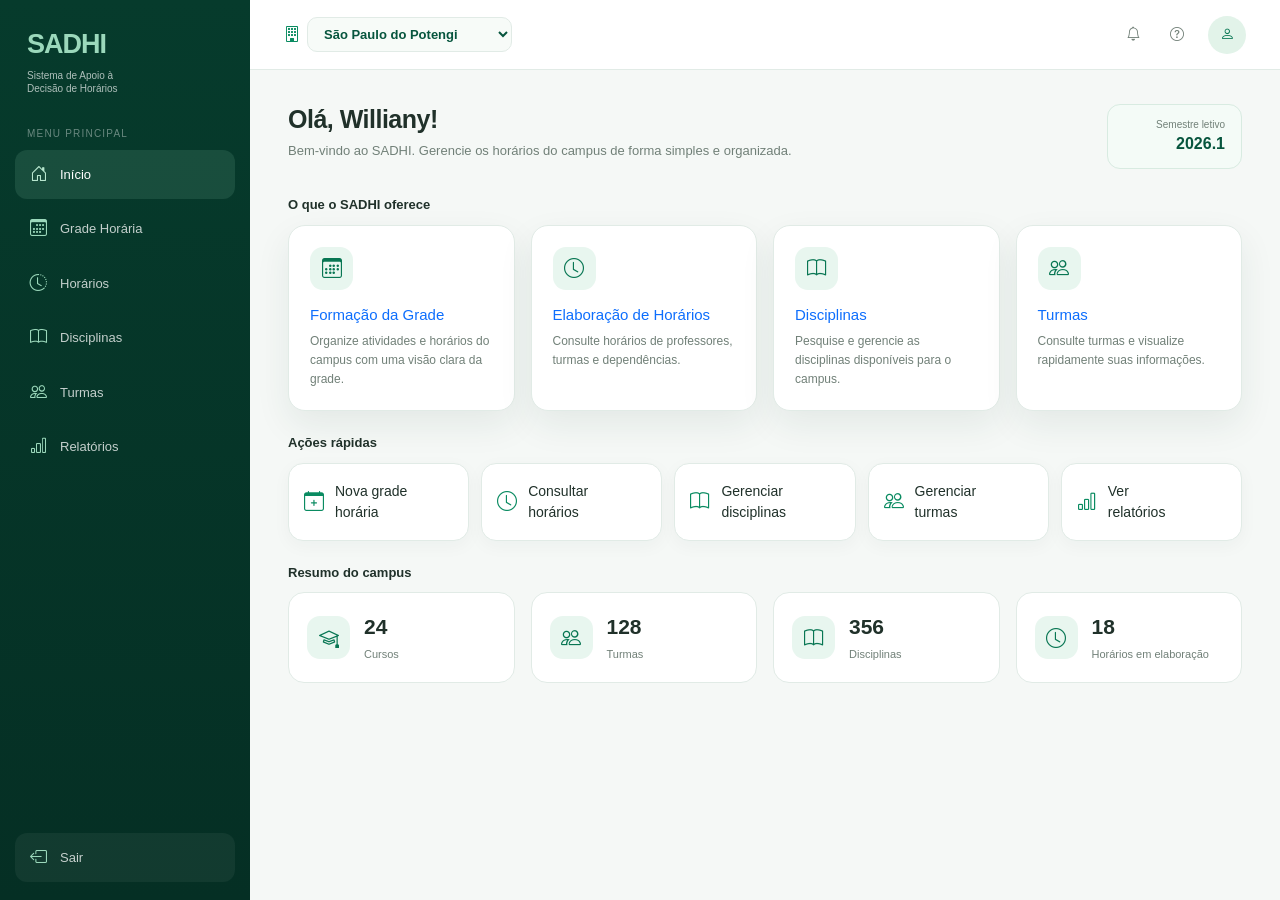
<file: pages/dashboard.html>
<!doctype html>
<html lang="pt-BR">

<head>
    <meta charset="utf-8">
    <meta name="viewport" content="width=device-width,initial-scale=1">

    <title>Início | SADHI</title>

    <link
        href="https://cdn.jsdelivr.net/npm/bootstrap@5.3.3/dist/css/bootstrap.min.css"
        rel="stylesheet"
    >

    <link
        href="https://cdn.jsdelivr.net/npm/bootstrap-icons@1.11.3/font/bootstrap-icons.css"
        rel="stylesheet"
    >

    <link rel="stylesheet" href="../style.css">
</head>

<body>

<div class="app">

    <!-- =========================
         MENU LATERAL
         ========================= -->

    <aside class="sidebar">

        <a class="logo" href="dashboard.html">
            SADHI

            <small>
                Sistema de Apoio à<br>
                Decisão de Horários
            </small>
        </a>

        <div class="nav-title">
            Menu principal
        </div>

        <nav class="sidebar-nav">

            <a href="dashboard.html" class="active">
                <i class="bi bi-house-door"></i>
                Início
            </a>

            <a href="grade.html">
                <i class="bi bi-calendar3"></i>
                Grade Horária
            </a>

            <a href="horarios.html">
                <i class="bi bi-clock-history"></i>
                Horários
            </a>

            <a href="disciplinas.html">
                <i class="bi bi-book"></i>
                Disciplinas
            </a>

            <a href="turmas.html">
                <i class="bi bi-people"></i>
                Turmas
            </a>

            <a href="historico.html">
                <i class="bi bi-bar-chart"></i>
                Relatórios
            </a>

        </nav>

        <a class="logout" href="../index.html">
            <i class="bi bi-box-arrow-left"></i>
            Sair
        </a>

    </aside>


    <!-- =========================
         CONTEÚDO PRINCIPAL
         ========================= -->

    <main class="main">

        <!-- TOPBAR -->

        <header class="topbar">

            <!-- SELEÇÃO DO CAMPUS -->

            <span class="campus">

                <i class="bi bi-building"></i>

                <select id="campusSelect" class="campus-select">

                    <option value="spp">
                        São Paulo do Potengi
                    </option>

                    <option value="santa-cruz">
                        Santa Cruz
                    </option>

                    <option value="natal">
                        Natal
                    </option>

                    <option value="zona-norte">
                        Zona Norte
                    </option>

                </select>

            </span>


            <!-- AÇÕES DO USUÁRIO -->

            <div class="top-actions">

                <button
                    class="icon-btn"
                    data-bs-toggle="tooltip"
                    title="Notificações"
                >
                    <i class="bi bi-bell"></i>
                </button>


                <button
                    class="icon-btn"
                    data-bs-toggle="modal"
                    data-bs-target="#helpModal"
                    title="Ajuda"
                >
                    <i class="bi bi-question-circle"></i>
                </button>


                <span class="avatar">
                    <i class="bi bi-person"></i>
                </span>

            </div>

        </header>


        <!-- =========================
             CONTEÚDO
             ========================= -->

        <div class="content">


            <!-- CABEÇALHO -->

            <div class="page-heading">

                <div>

                    <h1>
                        Olá, Williany!
                    </h1>

                    <p>
                        Bem-vindo ao SADHI.
                        Gerencie os horários do campus de forma simples e organizada.
                    </p>

                </div>


                <div class="semester">

                    <small>
                        Semestre letivo
                    </small>

                    <strong>
                        2026.1
                    </strong>

                </div>

            </div>


            <!-- =========================
                 FUNCIONALIDADES
                 ========================= -->

            <h2 class="section-title">
                O que o SADHI oferece
            </h2>


            <div class="row g-3 mb-4">


                <!-- GRADE -->

                <div class="col-md-6 col-xl-3">

                    <a
                        href="grade.html"
                        class="feature-card d-block"
                    >

                        <div class="feature-icon">

                            <i class="bi bi-calendar3"></i>

                        </div>

                        <h3>
                            Formação da Grade
                        </h3>

                        <p>
                            Organize atividades e horários do campus
                            com uma visão clara da grade.
                        </p>

                    </a>

                </div>


                <!-- HORÁRIOS -->

                <div class="col-md-6 col-xl-3">

                    <a
                        href="horarios.html"
                        class="feature-card d-block"
                    >

                        <div class="feature-icon">

                            <i class="bi bi-clock"></i>

                        </div>

                        <h3>
                            Elaboração de Horários
                        </h3>

                        <p>
                            Consulte horários de professores,
                            turmas e dependências.
                        </p>

                    </a>

                </div>


                <!-- DISCIPLINAS -->

                <div class="col-md-6 col-xl-3">

                    <a
                        href="disciplinas.html"
                        class="feature-card d-block"
                    >

                        <div class="feature-icon">

                            <i class="bi bi-book"></i>

                        </div>

                        <h3>
                            Disciplinas
                        </h3>

                        <p>
                            Pesquise e gerencie as disciplinas
                            disponíveis para o campus.
                        </p>

                    </a>

                </div>


                <!-- TURMAS -->

                <div class="col-md-6 col-xl-3">

                    <a
                        href="turmas.html"
                        class="feature-card d-block"
                    >

                        <div class="feature-icon">

                            <i class="bi bi-people"></i>

                        </div>

                        <h3>
                            Turmas
                        </h3>

                        <p>
                            Consulte turmas e visualize rapidamente
                            suas informações.
                        </p>

                    </a>

                </div>

            </div>


            <!-- =========================
                 AÇÕES RÁPIDAS
                 ========================= -->

            <h2 class="section-title">
                Ações rápidas
            </h2>


            <div class="quick-actions mb-4">


                <a href="grade.html">

                    <i class="bi bi-calendar-plus"></i>

                    <span>
                        Nova grade<br>
                        horária
                    </span>

                </a>


                <a href="horarios.html">

                    <i class="bi bi-clock"></i>

                    <span>
                        Consultar<br>
                        horários
                    </span>

                </a>


                <a href="disciplinas.html">

                    <i class="bi bi-book"></i>

                    <span>
                        Gerenciar<br>
                        disciplinas
                    </span>

                </a>


                <a href="turmas.html">

                    <i class="bi bi-people"></i>

                    <span>
                        Gerenciar<br>
                        turmas
                    </span>

                </a>


                <a href="historico.html">

                    <i class="bi bi-bar-chart"></i>

                    <span>
                        Ver<br>
                        relatórios
                    </span>

                </a>

            </div>


            <!-- =========================
                 RESUMO DO CAMPUS
                 ========================= -->

            <h2 class="section-title">
                Resumo do campus
            </h2>


            <div class="row g-3">


                <!-- CURSOS -->

                <div class="col-6 col-lg-3">

                    <div class="stat-card">

                        <i class="bi bi-mortarboard"></i>

                        <div>

                            <strong>
                                24
                            </strong>

                            <span>
                                Cursos
                            </span>

                        </div>

                    </div>

                </div>


                <!-- TURMAS -->

                <div class="col-6 col-lg-3">

                    <div class="stat-card">

                        <i class="bi bi-people"></i>

                        <div>

                            <strong>
                                128
                            </strong>

                            <span>
                                Turmas
                            </span>

                        </div>

                    </div>

                </div>


                <!-- DISCIPLINAS -->

                <div class="col-6 col-lg-3">

                    <div class="stat-card">

                        <i class="bi bi-book"></i>

                        <div>

                            <strong>
                                356
                            </strong>

                            <span>
                                Disciplinas
                            </span>

                        </div>

                    </div>

                </div>


                <!-- HORÁRIOS -->

                <div class="col-6 col-lg-3">

                    <div class="stat-card">

                        <i class="bi bi-clock"></i>

                        <div>

                            <strong>
                                18
                            </strong>

                            <span>
                                Horários em elaboração
                            </span>

                        </div>

                    </div>

                </div>

            </div>

        </div>

    </main>

</div>


<!-- =========================
     MODAL DE AJUDA
     ========================= -->

<div
    class="modal fade"
    id="helpModal"
    tabindex="-1"
>

    <div class="modal-dialog modal-dialog-centered">

        <div class="modal-content">


            <div class="modal-header">

                <h5 class="modal-title">
                    Ajuda do SADHI
                </h5>

                <button
                    class="btn-close"
                    data-bs-dismiss="modal"
                ></button>

            </div>


            <div class="modal-body">

                <p class="mb-0">

                    Use o menu lateral para navegar entre
                    as funcionalidades.

                    Os filtros, tabelas e ações desta
                    demonstração são interativos e estão
                    prontos para receber integração com o backend.

                </p>

            </div>


            <div class="modal-footer">

                <button
                    class="btn btn-success"
                    data-bs-dismiss="modal"
                >
                    Entendi
                </button>

            </div>

        </div>

    </div>

</div>


<!-- =========================
     TOAST
     ========================= -->

<div class="toast-container position-fixed bottom-0 end-0 p-3">

    <div
        id="appToast"
        class="toast"
    >

        <div class="toast-body"></div>

    </div>

</div>


<!-- BOOTSTRAP -->

<script
    src="https://cdn.jsdelivr.net/npm/bootstrap@5.3.3/dist/js/bootstrap.bundle.min.js"
></script>


<!-- JAVASCRIPT -->

<script src="../script.js"></script>

</body>

</html>
</file>
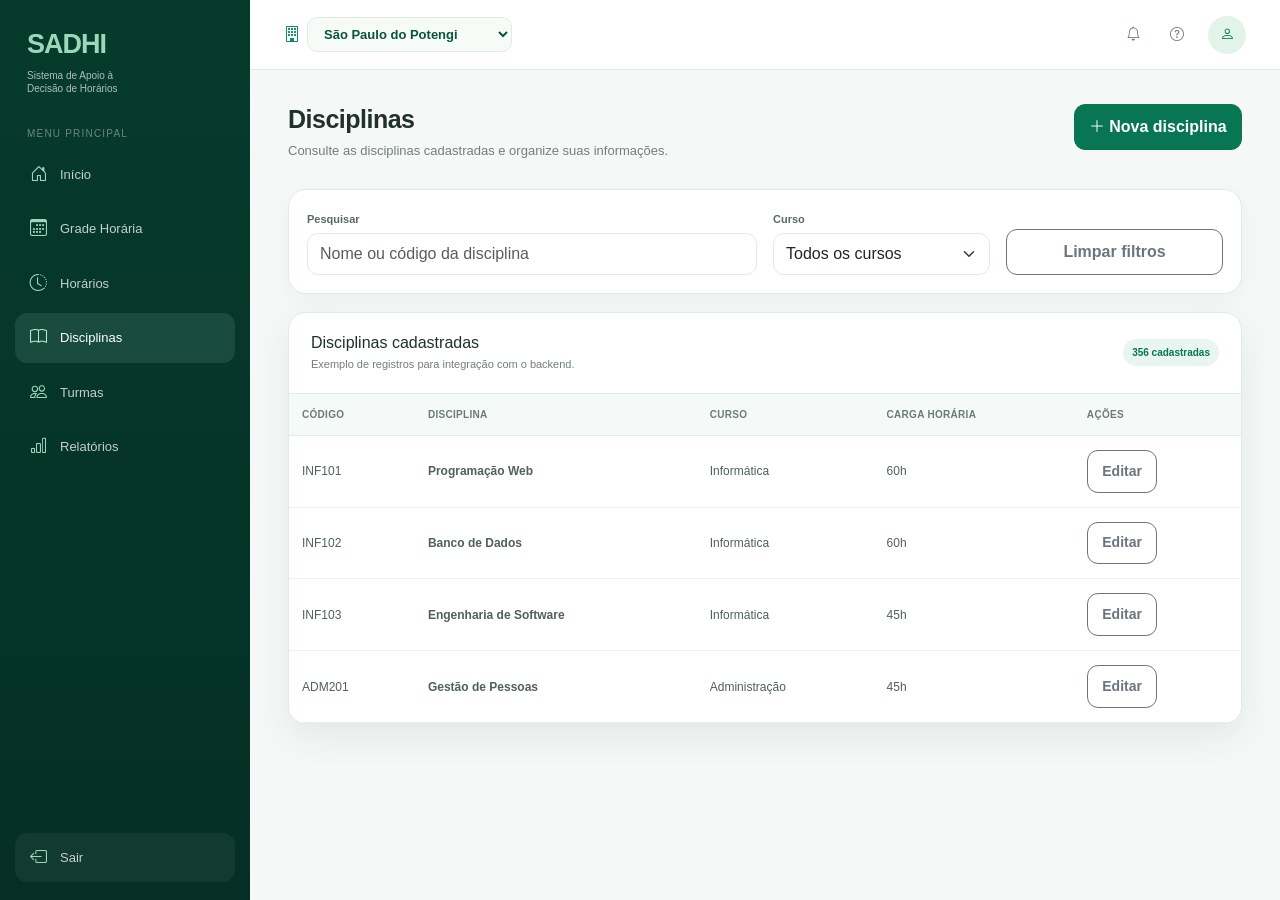
<file: pages/disciplinas.html>
<!doctype html>
<html lang="pt-BR"><head><meta charset="utf-8"><meta name="viewport" content="width=device-width,initial-scale=1">
<title>Disciplinas | SADHI</title>
<link href="https://cdn.jsdelivr.net/npm/bootstrap@5.3.3/dist/css/bootstrap.min.css" rel="stylesheet">
<link href="https://cdn.jsdelivr.net/npm/bootstrap-icons@1.11.3/font/bootstrap-icons.css" rel="stylesheet">
<link rel="stylesheet" href="../style.css"></head>
<body><div class="app">
<aside class="sidebar">
  <a class="logo" href="dashboard.html">SADHI<small>Sistema de Apoio à<br>Decisão de Horários</small></a>
  <div class="nav-title">Menu principal</div><nav class="sidebar-nav"><a href="dashboard.html" class=""><i class="bi bi-house-door"></i>Início</a>
<a href="grade.html" class=""><i class="bi bi-calendar3"></i>Grade Horária</a>
<a href="horarios.html" class=""><i class="bi bi-clock-history"></i>Horários</a>
<a href="disciplinas.html" class="active"><i class="bi bi-book"></i>Disciplinas</a>
<a href="turmas.html" class=""><i class="bi bi-people"></i>Turmas</a>
<a href="historico.html" class=""><i class="bi bi-bar-chart"></i>Relatórios</a></nav>
  <a class="logout" href="../index.html"><i class="bi bi-box-arrow-left"></i>Sair</a>
</aside>
<main class="main"><header class="topbar">
  <span class="campus">

                <i class="bi bi-building"></i>

                <select id="campusSelect" class="campus-select">

                    <option value="spp">
                        São Paulo do Potengi
                    </option>

                    <option value="santa-cruz">
                        Santa Cruz
                    </option>

                    <option value="natal">
                        Natal
                    </option>

                    <option value="zona-norte">
                        Zona Norte
                    </option>

                </select>

            </span>

  <div class="top-actions"><button class="icon-btn" data-bs-toggle="tooltip" title="Notificações"><i class="bi bi-bell"></i></button><button class="icon-btn" data-bs-toggle="modal" data-bs-target="#helpModal" title="Ajuda"><i class="bi bi-question-circle"></i></button><span class="avatar"><i class="bi bi-person"></i></span></div>
</header><div class="content">
<div class="page-heading"><div><h1>Disciplinas</h1><p>Consulte as disciplinas cadastradas e organize suas informações.</p></div><button class="btn btn-success" data-bs-toggle="modal" data-bs-target="#disciplineModal"><i class="bi bi-plus-lg me-1"></i>Nova disciplina</button></div>
<div class="filters"><div class="row g-3 align-items-end"><div class="col-md-6"><label>Pesquisar</label><input id="disciplineSearch" class="form-control" placeholder="Nome ou código da disciplina"></div><div class="col-md-3"><label>Curso</label><select class="form-select"><option>Todos os cursos</option><option>Informática</option><option>Administração</option></select></div><div class="col-md-3"><button id="clearDiscipline" class="btn btn-outline-secondary w-100">Limpar filtros</button></div></div></div>
<div class="panel"><div class="panel-header"><div><h2>Disciplinas cadastradas</h2><p>Exemplo de registros para integração com o backend.</p></div><span class="badge-soft">356 cadastradas</span></div><div class="table-responsive"><table class="table"><thead><tr><th>Código</th><th>Disciplina</th><th>Curso</th><th>Carga horária</th><th>Ações</th></tr></thead><tbody id="disciplineBody">
<tr><td>INF101</td><td><strong>Programação Web</strong></td><td>Informática</td><td>60h</td><td><button class="btn btn-sm btn-outline-secondary edit-row">Editar</button></td></tr>
<tr><td>INF102</td><td><strong>Banco de Dados</strong></td><td>Informática</td><td>60h</td><td><button class="btn btn-sm btn-outline-secondary edit-row">Editar</button></td></tr>
<tr><td>INF103</td><td><strong>Engenharia de Software</strong></td><td>Informática</td><td>45h</td><td><button class="btn btn-sm btn-outline-secondary edit-row">Editar</button></td></tr>
<tr><td>ADM201</td><td><strong>Gestão de Pessoas</strong></td><td>Administração</td><td>45h</td><td><button class="btn btn-sm btn-outline-secondary edit-row">Editar</button></td></tr>
</tbody></table></div></div>
<div class="modal fade" id="disciplineModal" tabindex="-1"><div class="modal-dialog modal-dialog-centered"><form class="modal-content" id="disciplineForm"><div class="modal-header"><h5 class="modal-title">Nova disciplina</h5><button type="button" class="btn-close" data-bs-dismiss="modal"></button></div><div class="modal-body"><label class="form-label small fw-bold">Código</label><input id="newCode" class="form-control mb-3" required placeholder="Ex.: INF104"><label class="form-label small fw-bold">Nome</label><input id="newName" class="form-control mb-3" required placeholder="Nome da disciplina"><label class="form-label small fw-bold">Carga horária</label><input id="newHours" class="form-control" required placeholder="Ex.: 60h"></div><div class="modal-footer"><button type="button" class="btn btn-outline-secondary" data-bs-dismiss="modal">Cancelar</button><button class="btn btn-success">Cadastrar</button></div></form></div></div>
</div></main></div>
<div class="modal fade" id="helpModal" tabindex="-1"><div class="modal-dialog modal-dialog-centered"><div class="modal-content"><div class="modal-header"><h5 class="modal-title">Ajuda do SADHI</h5><button class="btn-close" data-bs-dismiss="modal"></button></div><div class="modal-body"><p class="mb-0">Use o menu lateral para navegar entre as funcionalidades. Os filtros, tabelas e ações desta demonstração são interativos e estão prontos para receber integração com o backend.</p></div><div class="modal-footer"><button class="btn btn-success" data-bs-dismiss="modal">Entendi</button></div></div></div></div>
<div class="toast-container position-fixed bottom-0 end-0 p-3"><div id="appToast" class="toast"><div class="toast-body"></div></div></div>
<script src="https://cdn.jsdelivr.net/npm/bootstrap@5.3.3/dist/js/bootstrap.bundle.min.js"></script><script src="../script.js"></script></body></html>
</file>
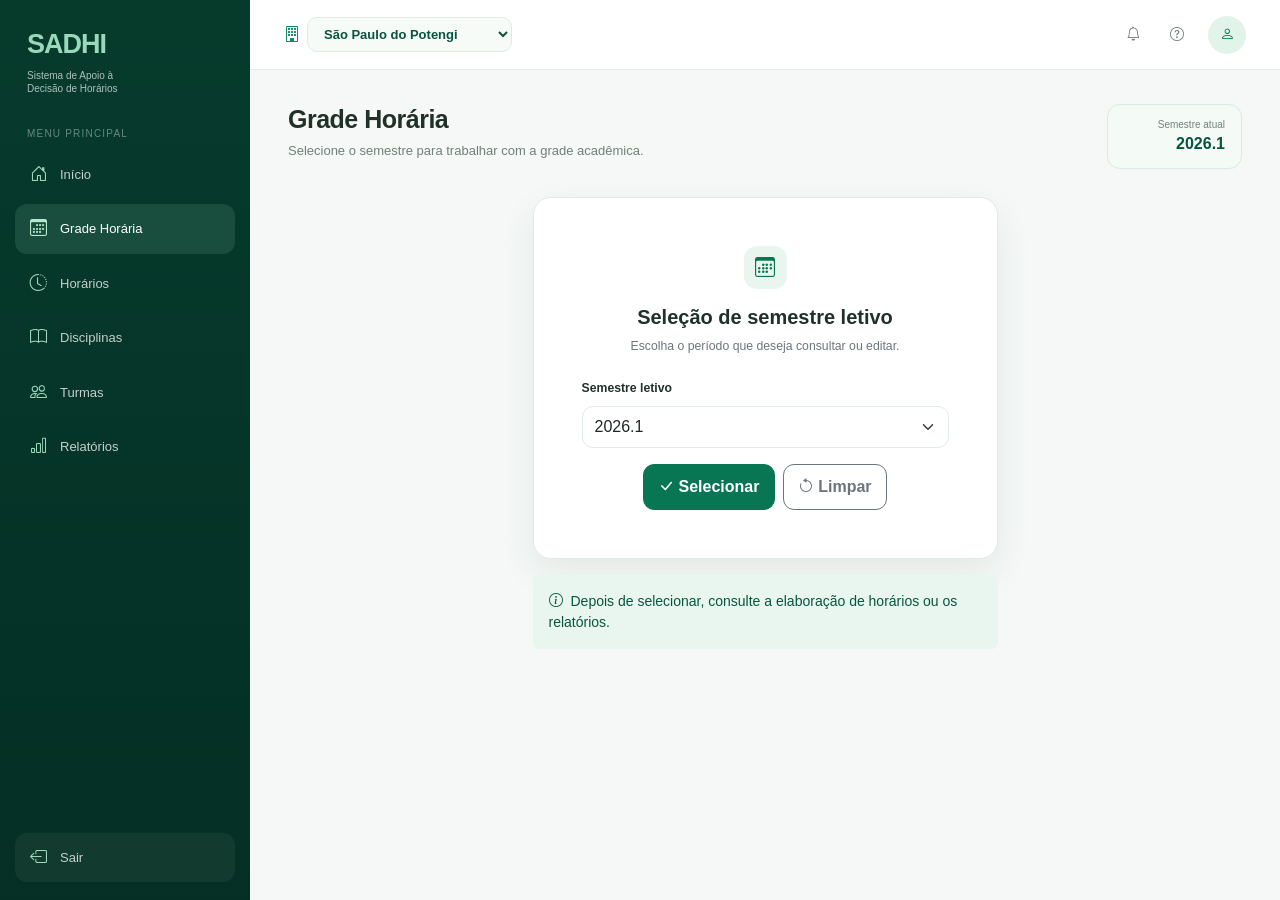
<file: pages/grade.html>
<!doctype html>
<html lang="pt-BR"><head><meta charset="utf-8"><meta name="viewport" content="width=device-width,initial-scale=1">
<title>Grade Horária | SADHI</title>
<link href="https://cdn.jsdelivr.net/npm/bootstrap@5.3.3/dist/css/bootstrap.min.css" rel="stylesheet">
<link href="https://cdn.jsdelivr.net/npm/bootstrap-icons@1.11.3/font/bootstrap-icons.css" rel="stylesheet">
<link rel="stylesheet" href="../style.css"></head>
<body><div class="app">
<aside class="sidebar">
  <a class="logo" href="dashboard.html">SADHI<small>Sistema de Apoio à<br>Decisão de Horários</small></a>
  <div class="nav-title">Menu principal</div><nav class="sidebar-nav"><a href="dashboard.html" class=""><i class="bi bi-house-door"></i>Início</a>
<a href="grade.html" class="active"><i class="bi bi-calendar3"></i>Grade Horária</a>
<a href="horarios.html" class=""><i class="bi bi-clock-history"></i>Horários</a>
<a href="disciplinas.html" class=""><i class="bi bi-book"></i>Disciplinas</a>
<a href="turmas.html" class=""><i class="bi bi-people"></i>Turmas</a>
<a href="historico.html" class=""><i class="bi bi-bar-chart"></i>Relatórios</a></nav>
  <a class="logout" href="../index.html"><i class="bi bi-box-arrow-left"></i>Sair</a>
</aside>
<main class="main"><header class="topbar">
  <span class="campus">

                <i class="bi bi-building"></i>

                <select id="campusSelect" class="campus-select">

                    <option value="spp">
                        São Paulo do Potengi
                    </option>

                    <option value="santa-cruz">
                        Santa Cruz
                    </option>

                    <option value="natal">
                        Natal
                    </option>

                    <option value="zona-norte">
                        Zona Norte
                    </option>

                </select>

            </span>

  <div class="top-actions"><button class="icon-btn" data-bs-toggle="tooltip" title="Notificações"><i class="bi bi-bell"></i></button><button class="icon-btn" data-bs-toggle="modal" data-bs-target="#helpModal" title="Ajuda"><i class="bi bi-question-circle"></i></button><span class="avatar"><i class="bi bi-person"></i></span></div>
</header><div class="content">
<div class="page-heading"><div><h1>Grade Horária</h1><p>Selecione o semestre para trabalhar com a grade acadêmica.</p></div><div class="semester"><small>Semestre atual</small><strong>2026.1</strong></div></div>
<div class="row justify-content-center"><div class="col-lg-7 col-xl-6"><div class="card-soft p-4 p-md-5 text-center"><div class="feature-icon mx-auto mb-3"><i class="bi bi-calendar3"></i></div><h2 class="fs-5 fw-bold">Seleção de semestre letivo</h2><p class="text-secondary small mb-4">Escolha o período que deseja consultar ou editar.</p><label class="d-block text-start small fw-bold mb-2">Semestre letivo</label><select id="semesterSelect" class="form-select mb-3"><option>2026.1</option><option>2025.2</option><option>2025.1</option><option>2024.2</option></select><div class="d-flex gap-2 justify-content-center"><button id="selectSemester" class="btn btn-success"><i class="bi bi-check-lg me-1"></i>Selecionar</button><button id="clearSemester" class="btn btn-outline-secondary"><i class="bi bi-arrow-counterclockwise me-1"></i>Limpar</button></div></div>
<div class="alert mt-3 border-0" style="background:var(--green-100);color:var(--green-900)"><i class="bi bi-info-circle me-2"></i>Depois de selecionar, consulte a elaboração de horários ou os relatórios.</div></div></div>
</div></main></div>
<div class="modal fade" id="helpModal" tabindex="-1"><div class="modal-dialog modal-dialog-centered"><div class="modal-content"><div class="modal-header"><h5 class="modal-title">Ajuda do SADHI</h5><button class="btn-close" data-bs-dismiss="modal"></button></div><div class="modal-body"><p class="mb-0">Use o menu lateral para navegar entre as funcionalidades. Os filtros, tabelas e ações desta demonstração são interativos e estão prontos para receber integração com o backend.</p></div><div class="modal-footer"><button class="btn btn-success" data-bs-dismiss="modal">Entendi</button></div></div></div></div>
<div class="toast-container position-fixed bottom-0 end-0 p-3"><div id="appToast" class="toast"><div class="toast-body"></div></div></div>
<script src="https://cdn.jsdelivr.net/npm/bootstrap@5.3.3/dist/js/bootstrap.bundle.min.js"></script><script src="../script.js"></script></body></html>
</file>
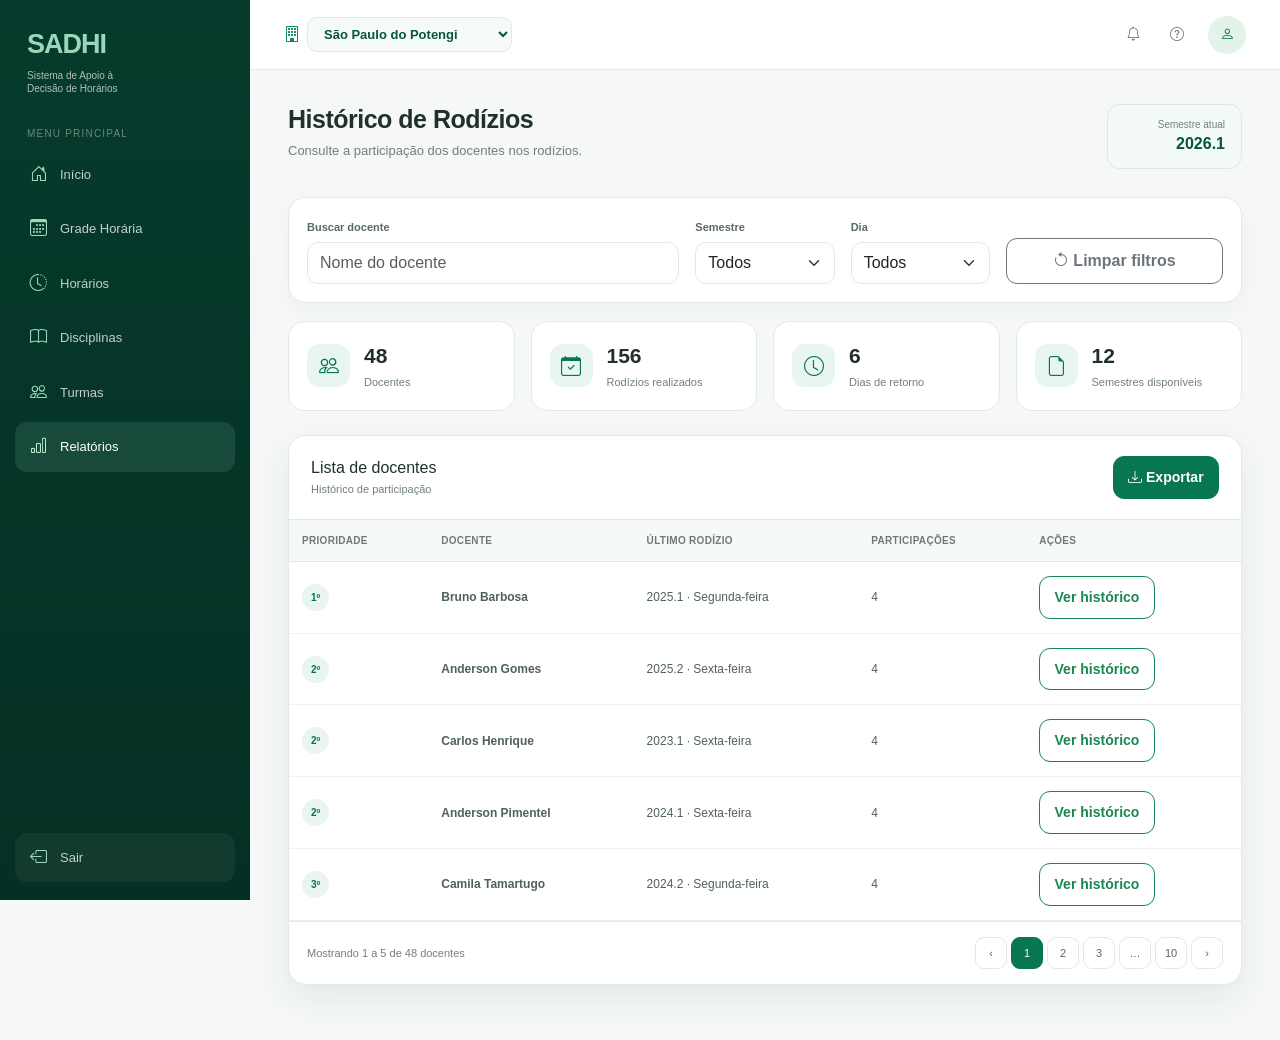
<file: pages/historico.html>
<!doctype html>
<html lang="pt-BR"><head><meta charset="utf-8"><meta name="viewport" content="width=device-width,initial-scale=1">
<title>Relatórios | SADHI</title>
<link href="https://cdn.jsdelivr.net/npm/bootstrap@5.3.3/dist/css/bootstrap.min.css" rel="stylesheet">
<link href="https://cdn.jsdelivr.net/npm/bootstrap-icons@1.11.3/font/bootstrap-icons.css" rel="stylesheet">
<link rel="stylesheet" href="../style.css"></head>
<body><div class="app">
<aside class="sidebar">
  <a class="logo" href="dashboard.html">SADHI<small>Sistema de Apoio à<br>Decisão de Horários</small></a>
  <div class="nav-title">Menu principal</div><nav class="sidebar-nav"><a href="dashboard.html" class=""><i class="bi bi-house-door"></i>Início</a>
<a href="grade.html" class=""><i class="bi bi-calendar3"></i>Grade Horária</a>
<a href="horarios.html" class=""><i class="bi bi-clock-history"></i>Horários</a>
<a href="disciplinas.html" class=""><i class="bi bi-book"></i>Disciplinas</a>
<a href="turmas.html" class=""><i class="bi bi-people"></i>Turmas</a>
<a href="historico.html" class="active"><i class="bi bi-bar-chart"></i>Relatórios</a></nav>
  <a class="logout" href="../index.html"><i class="bi bi-box-arrow-left"></i>Sair</a>
</aside>
<main class="main"><header class="topbar">
  <span class="campus">

                <i class="bi bi-building"></i>

                <select id="campusSelect" class="campus-select">

                    <option value="spp">
                        São Paulo do Potengi
                    </option>

                    <option value="santa-cruz">
                        Santa Cruz
                    </option>

                    <option value="natal">
                        Natal
                    </option>

                    <option value="zona-norte">
                        Zona Norte
                    </option>

                </select>

            </span>

  <div class="top-actions"><button class="icon-btn" data-bs-toggle="tooltip" title="Notificações"><i class="bi bi-bell"></i></button><button class="icon-btn" data-bs-toggle="modal" data-bs-target="#helpModal" title="Ajuda"><i class="bi bi-question-circle"></i></button><span class="avatar"><i class="bi bi-person"></i></span></div>
</header><div class="content">
<div class="page-heading"><div><h1>Histórico de Rodízios</h1><p>Consulte a participação dos docentes nos rodízios.</p></div><div class="semester"><small>Semestre atual</small><strong>2026.1</strong></div></div>
<div class="filters"><div class="row g-3 align-items-end"><div class="col-md-5"><label>Buscar docente</label><input id="teacherSearch" class="form-control" placeholder="Nome do docente"></div><div class="col-md-2"><label>Semestre</label><select class="form-select"><option>Todos</option><option>2026.1</option><option>2025.2</option></select></div><div class="col-md-2"><label>Dia</label><select class="form-select"><option>Todos</option><option>Segunda-feira</option><option>Sexta-feira</option></select></div><div class="col-md-3"><button id="clearHistory" class="btn btn-outline-secondary w-100"><i class="bi bi-arrow-counterclockwise me-1"></i>Limpar filtros</button></div></div></div>
<div class="row g-3 mb-4"><div class="col-6 col-lg-3"><div class="stat-card"><i class="bi bi-people"></i><div><strong>48</strong><span>Docentes</span></div></div></div><div class="col-6 col-lg-3"><div class="stat-card"><i class="bi bi-calendar-check"></i><div><strong>156</strong><span>Rodízios realizados</span></div></div></div><div class="col-6 col-lg-3"><div class="stat-card"><i class="bi bi-clock"></i><div><strong>6</strong><span>Dias de retorno</span></div></div></div><div class="col-6 col-lg-3"><div class="stat-card"><i class="bi bi-file-earmark"></i><div><strong>12</strong><span>Semestres disponíveis</span></div></div></div></div>
<div class="panel"><div class="panel-header"><div><h2>Lista de docentes</h2><p>Histórico de participação</p></div><button class="btn btn-success btn-sm" id="exportHistory"><i class="bi bi-download me-1"></i>Exportar</button></div><div class="table-responsive"><table class="table align-middle"><thead><tr><th>Prioridade</th><th>Docente</th><th>Último rodízio</th><th>Participações</th><th>Ações</th></tr></thead><tbody id="historyBody">
<tr><td><span class="badge-soft">1º</span></td><td><strong>Bruno Barbosa</strong></td><td>2025.1 · Segunda-feira</td><td>4</td><td><button class="btn btn-sm btn-outline-success history-btn" data-name="Bruno Barbosa">Ver histórico</button></td></tr>
<tr><td><span class="badge-soft">2º</span></td><td><strong>Anderson Gomes</strong></td><td>2025.2 · Sexta-feira</td><td>4</td><td><button class="btn btn-sm btn-outline-success history-btn" data-name="Anderson Gomes">Ver histórico</button></td></tr>
<tr><td><span class="badge-soft">2º</span></td><td><strong>Carlos Henrique</strong></td><td>2023.1 · Sexta-feira</td><td>4</td><td><button class="btn btn-sm btn-outline-success history-btn" data-name="Carlos Henrique">Ver histórico</button></td></tr>
<tr><td><span class="badge-soft">2º</span></td><td><strong>Anderson Pimentel</strong></td><td>2024.1 · Sexta-feira</td><td>4</td><td><button class="btn btn-sm btn-outline-success history-btn" data-name="Anderson Pimentel">Ver histórico</button></td></tr>
<tr><td><span class="badge-soft">3º</span></td><td><strong>Camila Tamartugo</strong></td><td>2024.2 · Segunda-feira</td><td>4</td><td><button class="btn btn-sm btn-outline-success history-btn" data-name="Camila Tamartugo">Ver histórico</button></td></tr>
</tbody></table></div><div class="pagination-row"><span id="historyCount">Mostrando 1 a 5 de 48 docentes</span><nav><button>‹</button><button class="active">1</button><button>2</button><button>3</button><button>…</button><button>10</button><button>›</button></nav></div></div>
<div class="modal fade" id="historyModal" tabindex="-1"><div class="modal-dialog modal-dialog-centered"><div class="modal-content"><div class="modal-header"><h5 class="modal-title">Histórico do docente</h5><button class="btn-close" data-bs-dismiss="modal"></button></div><div class="modal-body" id="historyModalBody"></div><div class="modal-footer"><button class="btn btn-success" data-bs-dismiss="modal">Fechar</button></div></div></div></div>
</div></main></div>
<div class="modal fade" id="helpModal" tabindex="-1"><div class="modal-dialog modal-dialog-centered"><div class="modal-content"><div class="modal-header"><h5 class="modal-title">Ajuda do SADHI</h5><button class="btn-close" data-bs-dismiss="modal"></button></div><div class="modal-body"><p class="mb-0">Use o menu lateral para navegar entre as funcionalidades. Os filtros, tabelas e ações desta demonstração são interativos e estão prontos para receber integração com o backend.</p></div><div class="modal-footer"><button class="btn btn-success" data-bs-dismiss="modal">Entendi</button></div></div></div></div>
<div class="toast-container position-fixed bottom-0 end-0 p-3"><div id="appToast" class="toast"><div class="toast-body"></div></div></div>
<script src="https://cdn.jsdelivr.net/npm/bootstrap@5.3.3/dist/js/bootstrap.bundle.min.js"></script><script src="../script.js"></script></body></html>
</file>
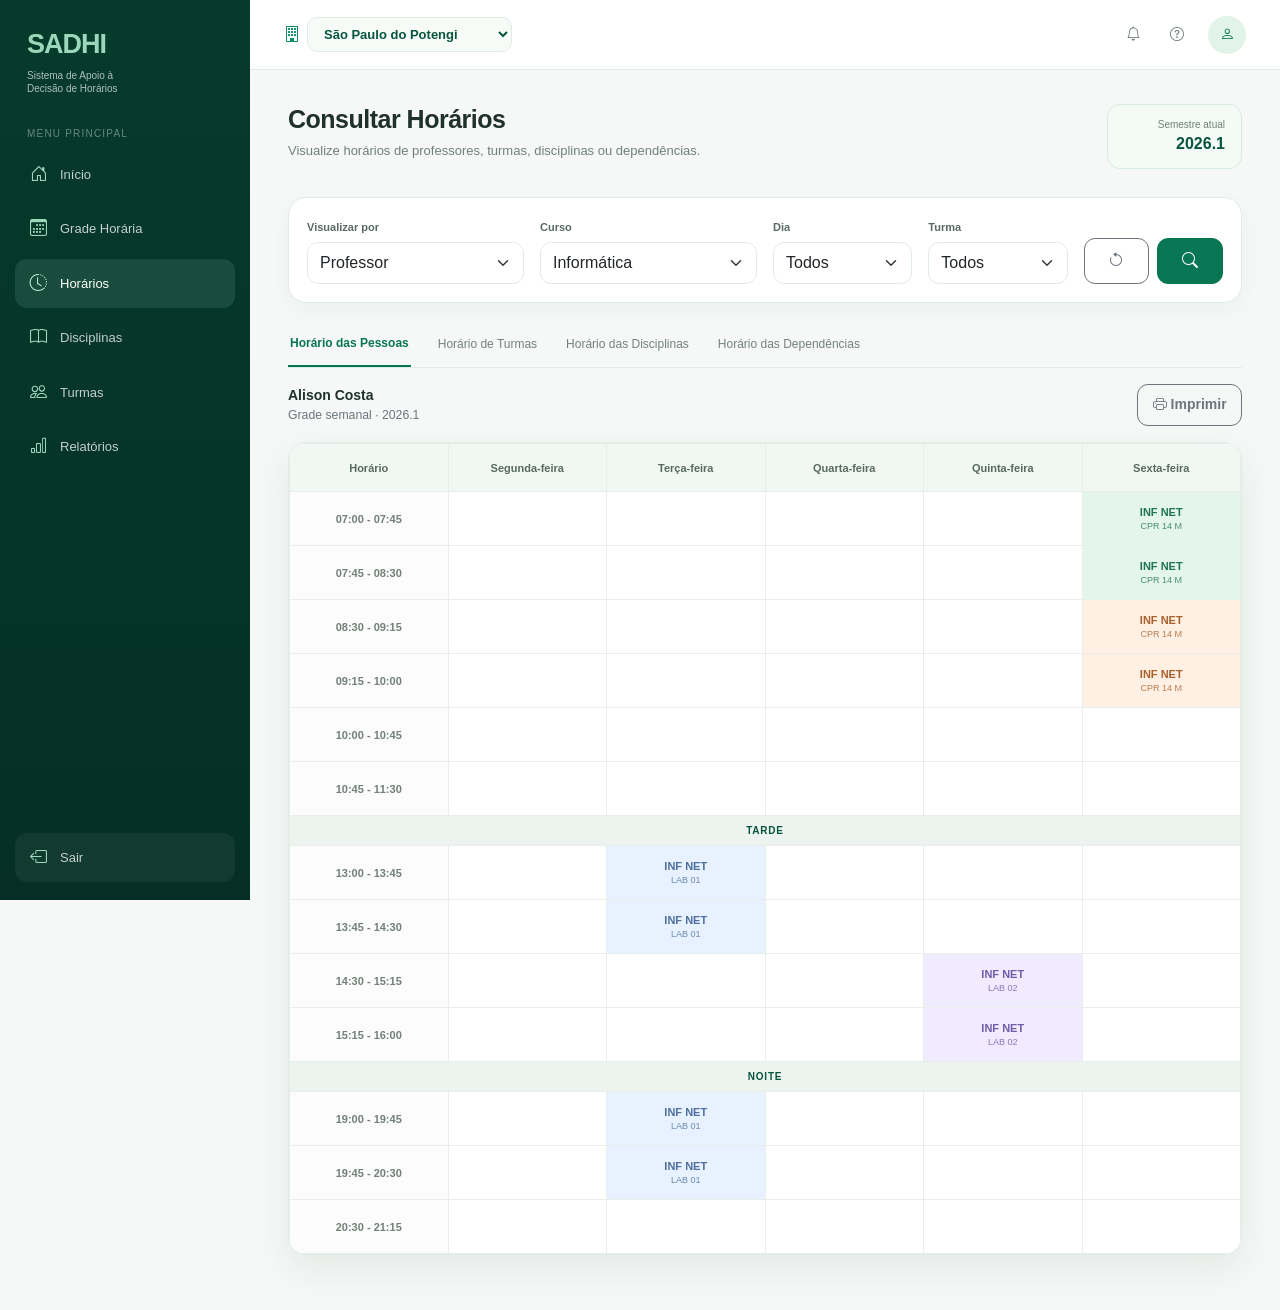
<file: pages/horarios.html>
<!doctype html>
<html lang="pt-BR"><head><meta charset="utf-8"><meta name="viewport" content="width=device-width,initial-scale=1">
<title>Horários | SADHI</title>
<link href="https://cdn.jsdelivr.net/npm/bootstrap@5.3.3/dist/css/bootstrap.min.css" rel="stylesheet">
<link href="https://cdn.jsdelivr.net/npm/bootstrap-icons@1.11.3/font/bootstrap-icons.css" rel="stylesheet">
<link rel="stylesheet" href="../style.css"></head>
<body><div class="app">
<aside class="sidebar">
  <a class="logo" href="dashboard.html">SADHI<small>Sistema de Apoio à<br>Decisão de Horários</small></a>
  <div class="nav-title">Menu principal</div><nav class="sidebar-nav"><a href="dashboard.html" class=""><i class="bi bi-house-door"></i>Início</a>
<a href="grade.html" class=""><i class="bi bi-calendar3"></i>Grade Horária</a>
<a href="horarios.html" class="active"><i class="bi bi-clock-history"></i>Horários</a>
<a href="disciplinas.html" class=""><i class="bi bi-book"></i>Disciplinas</a>
<a href="turmas.html" class=""><i class="bi bi-people"></i>Turmas</a>
<a href="historico.html" class=""><i class="bi bi-bar-chart"></i>Relatórios</a></nav>
  <a class="logout" href="../index.html"><i class="bi bi-box-arrow-left"></i>Sair</a>
</aside>
<main class="main"><header class="topbar">
  <span class="campus">

                <i class="bi bi-building"></i>

                <select id="campusSelect" class="campus-select">

                    <option value="spp">
                        São Paulo do Potengi
                    </option>

                    <option value="santa-cruz">
                        Santa Cruz
                    </option>

                    <option value="natal">
                        Natal
                    </option>

                    <option value="zona-norte">
                        Zona Norte
                    </option>

                </select>

            </span>

  <div class="top-actions"><button class="icon-btn" data-bs-toggle="tooltip" title="Notificações"><i class="bi bi-bell"></i></button><button class="icon-btn" data-bs-toggle="modal" data-bs-target="#helpModal" title="Ajuda"><i class="bi bi-question-circle"></i></button><span class="avatar"><i class="bi bi-person"></i></span></div>
</header><div class="content">
<div class="page-heading"><div><h1>Consultar Horários</h1><p>Visualize horários de professores, turmas, disciplinas ou dependências.</p></div><div class="semester"><small>Semestre atual</small><strong>2026.1</strong></div></div>
<div class="filters"><div class="row g-3 align-items-end"><div class="col-md-3"><label>Visualizar por</label><select id="viewBy" class="form-select"><option>Professor</option><option>Turma</option><option>Disciplina</option><option>Dependência</option></select></div><div class="col-md-3"><label>Curso</label><select class="form-select"><option>Informática</option><option>Administração</option></select></div><div class="col-md-2"><label>Dia</label><select class="form-select"><option>Todos</option><option>Segunda-feira</option><option>Terça-feira</option></select></div><div class="col-md-2"><label>Turma</label><select class="form-select"><option>Todos</option><option>INFO 14 M</option></select></div><div class="col-md-2 d-flex gap-2"><button id="clearSchedule" class="btn btn-outline-secondary flex-fill" title="Limpar"><i class="bi bi-arrow-counterclockwise"></i></button><button id="searchSchedule" class="btn btn-success flex-fill" title="Buscar"><i class="bi bi-search"></i></button></div></div></div>
<div class="schedule-tabs"><button class="active" data-tab="pessoas">Horário das Pessoas</button><button data-tab="turmas">Horário de Turmas</button><button data-tab="disciplinas">Horário das Disciplinas</button><button data-tab="dependencias">Horário das Dependências</button></div>
<div class="d-flex justify-content-between align-items-center py-3"><div><strong id="scheduleTitle">Alison Costa</strong><div class="text-secondary small">Grade semanal · 2026.1</div></div><button id="printSchedule" class="btn btn-outline-secondary btn-sm"><i class="bi bi-printer me-1"></i>Imprimir</button></div>
<div class="schedule-wrap"><table class="schedule-table"><thead><tr><th>Horário</th><th>Segunda-feira</th><th>Terça-feira</th><th>Quarta-feira</th><th>Quinta-feira</th><th>Sexta-feira</th></tr></thead><tbody>
<tr><th>07:00 - 07:45</th><td></td><td></td><td></td><td></td><td class="class green-class">INF NET<small>CPR 14 M</small></td></tr>
<tr><th>07:45 - 08:30</th><td></td><td></td><td></td><td></td><td class="class green-class">INF NET<small>CPR 14 M</small></td></tr>
<tr><th>08:30 - 09:15</th><td></td><td></td><td></td><td></td><td class="class orange-class">INF NET<small>CPR 14 M</small></td></tr>
<tr><th>09:15 - 10:00</th><td></td><td></td><td></td><td></td><td class="class orange-class">INF NET<small>CPR 14 M</small></td></tr>
<tr><th>10:00 - 10:45</th><td></td><td></td><td></td><td></td><td></td></tr><tr><th>10:45 - 11:30</th><td></td><td></td><td></td><td></td><td></td></tr>
<tr class="period"><th colspan="6">Tarde</th></tr>
<tr><th>13:00 - 13:45</th><td></td><td class="class blue-class">INF NET<small>LAB 01</small></td><td></td><td></td><td></td></tr>
<tr><th>13:45 - 14:30</th><td></td><td class="class blue-class">INF NET<small>LAB 01</small></td><td></td><td></td><td></td></tr>
<tr><th>14:30 - 15:15</th><td></td><td></td><td></td><td class="class purple-class">INF NET<small>LAB 02</small></td><td></td></tr>
<tr><th>15:15 - 16:00</th><td></td><td></td><td></td><td class="class purple-class">INF NET<small>LAB 02</small></td><td></td></tr>
<tr class="period"><th colspan="6">Noite</th></tr>
<tr><th>19:00 - 19:45</th><td></td><td class="class blue-class">INF NET<small>LAB 01</small></td><td></td><td></td><td></td></tr>
<tr><th>19:45 - 20:30</th><td></td><td class="class blue-class">INF NET<small>LAB 01</small></td><td></td><td></td><td></td></tr>
<tr><th>20:30 - 21:15</th><td></td><td></td><td></td><td></td><td></td></tr>
</tbody></table></div>
</div></main></div>
<div class="modal fade" id="helpModal" tabindex="-1"><div class="modal-dialog modal-dialog-centered"><div class="modal-content"><div class="modal-header"><h5 class="modal-title">Ajuda do SADHI</h5><button class="btn-close" data-bs-dismiss="modal"></button></div><div class="modal-body"><p class="mb-0">Use o menu lateral para navegar entre as funcionalidades. Os filtros, tabelas e ações desta demonstração são interativos e estão prontos para receber integração com o backend.</p></div><div class="modal-footer"><button class="btn btn-success" data-bs-dismiss="modal">Entendi</button></div></div></div></div>
<div class="toast-container position-fixed bottom-0 end-0 p-3"><div id="appToast" class="toast"><div class="toast-body"></div></div></div>
<script src="https://cdn.jsdelivr.net/npm/bootstrap@5.3.3/dist/js/bootstrap.bundle.min.js"></script><script src="../script.js"></script></body></html>
</file>
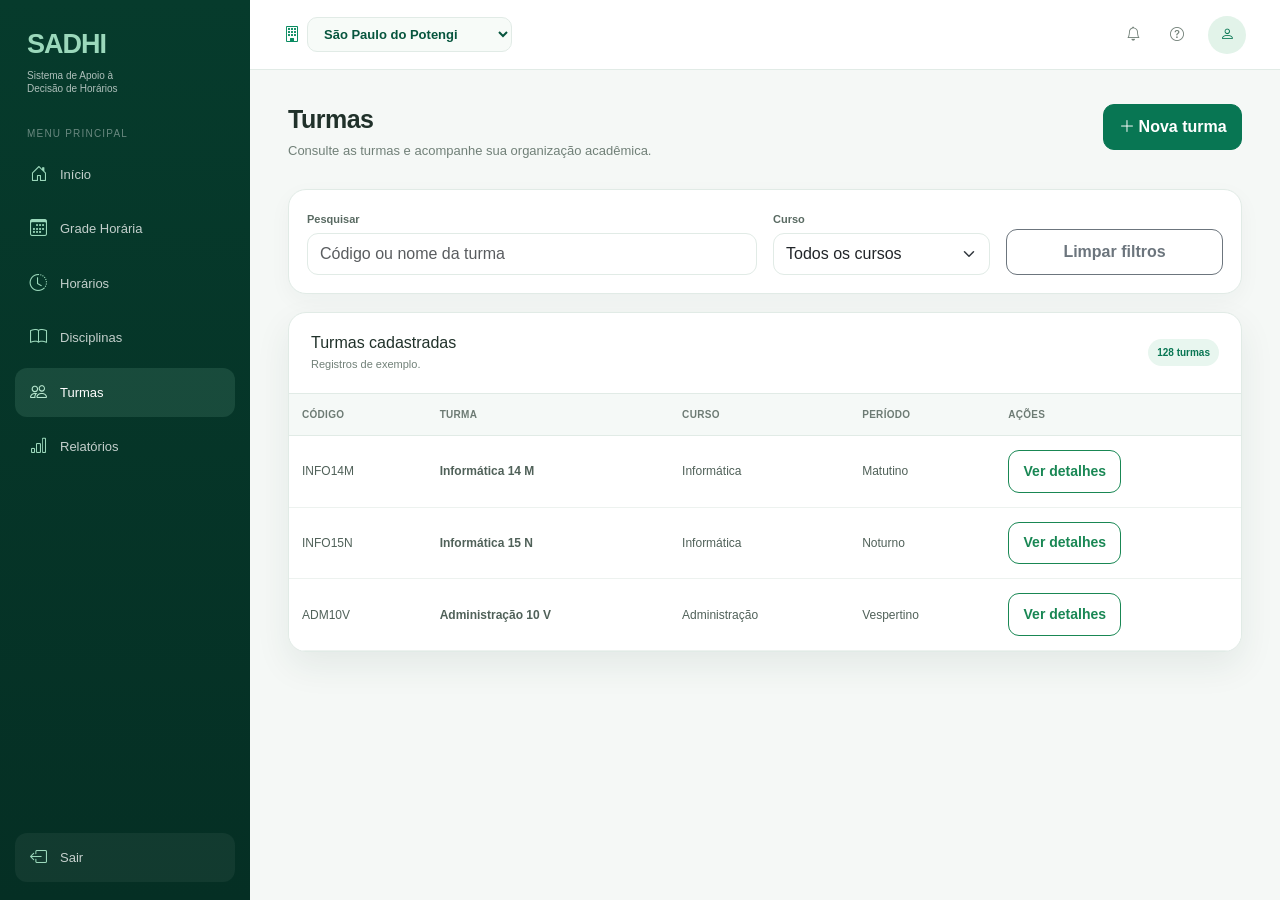
<file: pages/turmas.html>
<!doctype html>
<html lang="pt-BR"><head><meta charset="utf-8"><meta name="viewport" content="width=device-width,initial-scale=1">
<title>Turmas | SADHI</title>
<link href="https://cdn.jsdelivr.net/npm/bootstrap@5.3.3/dist/css/bootstrap.min.css" rel="stylesheet">
<link href="https://cdn.jsdelivr.net/npm/bootstrap-icons@1.11.3/font/bootstrap-icons.css" rel="stylesheet">
<link rel="stylesheet" href="../style.css"></head>
<body><div class="app">
<aside class="sidebar">
  <a class="logo" href="dashboard.html">SADHI<small>Sistema de Apoio à<br>Decisão de Horários</small></a>
  <div class="nav-title">Menu principal</div><nav class="sidebar-nav"><a href="dashboard.html" class=""><i class="bi bi-house-door"></i>Início</a>
<a href="grade.html" class=""><i class="bi bi-calendar3"></i>Grade Horária</a>
<a href="horarios.html" class=""><i class="bi bi-clock-history"></i>Horários</a>
<a href="disciplinas.html" class=""><i class="bi bi-book"></i>Disciplinas</a>
<a href="turmas.html" class="active"><i class="bi bi-people"></i>Turmas</a>
<a href="historico.html" class=""><i class="bi bi-bar-chart"></i>Relatórios</a></nav>
  <a class="logout" href="../index.html"><i class="bi bi-box-arrow-left"></i>Sair</a>
</aside>
<main class="main"><header class="topbar">
  <span class="campus">

                <i class="bi bi-building"></i>

                <select id="campusSelect" class="campus-select">

                    <option value="spp">
                        São Paulo do Potengi
                    </option>

                    <option value="santa-cruz">
                        Santa Cruz
                    </option>

                    <option value="natal">
                        Natal
                    </option>

                    <option value="zona-norte">
                        Zona Norte
                    </option>

                </select>

            </span>

  <div class="top-actions"><button class="icon-btn" data-bs-toggle="tooltip" title="Notificações"><i class="bi bi-bell"></i></button><button class="icon-btn" data-bs-toggle="modal" data-bs-target="#helpModal" title="Ajuda"><i class="bi bi-question-circle"></i></button><span class="avatar"><i class="bi bi-person"></i></span></div>
</header><div class="content">
<div class="page-heading"><div><h1>Turmas</h1><p>Consulte as turmas e acompanhe sua organização acadêmica.</p></div><button class="btn btn-success" data-bs-toggle="modal" data-bs-target="#classModal"><i class="bi bi-plus-lg me-1"></i>Nova turma</button></div>
<div class="filters"><div class="row g-3 align-items-end"><div class="col-md-6"><label>Pesquisar</label><input id="classSearch" class="form-control" placeholder="Código ou nome da turma"></div><div class="col-md-3"><label>Curso</label><select class="form-select"><option>Todos os cursos</option><option>Informática</option><option>Administração</option></select></div><div class="col-md-3"><button id="clearClass" class="btn btn-outline-secondary w-100">Limpar filtros</button></div></div></div>
<div class="panel"><div class="panel-header"><div><h2>Turmas cadastradas</h2><p>Registros de exemplo.</p></div><span class="badge-soft">128 turmas</span></div><div class="table-responsive"><table class="table"><thead><tr><th>Código</th><th>Turma</th><th>Curso</th><th>Período</th><th>Ações</th></tr></thead><tbody id="classBody">
<tr><td>INFO14M</td><td><strong>Informática 14 M</strong></td><td>Informática</td><td>Matutino</td><td><button class="btn btn-sm btn-outline-success view-class">Ver detalhes</button></td></tr>
<tr><td>INFO15N</td><td><strong>Informática 15 N</strong></td><td>Informática</td><td>Noturno</td><td><button class="btn btn-sm btn-outline-success view-class">Ver detalhes</button></td></tr>
<tr><td>ADM10V</td><td><strong>Administração 10 V</strong></td><td>Administração</td><td>Vespertino</td><td><button class="btn btn-sm btn-outline-success view-class">Ver detalhes</button></td></tr>
</tbody></table></div></div>
<div class="modal fade" id="classModal" tabindex="-1"><div class="modal-dialog modal-dialog-centered"><form class="modal-content" id="classForm"><div class="modal-header"><h5 class="modal-title">Nova turma</h5><button type="button" class="btn-close" data-bs-dismiss="modal"></button></div><div class="modal-body"><label class="form-label small fw-bold">Código</label><input id="classCode" class="form-control mb-3" required placeholder="Ex.: INFO16M"><label class="form-label small fw-bold">Nome da turma</label><input id="className" class="form-control mb-3" required placeholder="Nome da turma"><label class="form-label small fw-bold">Período</label><select id="classPeriod" class="form-select"><option>Matutino</option><option>Vespertino</option><option>Noturno</option></select></div><div class="modal-footer"><button type="button" class="btn btn-outline-secondary" data-bs-dismiss="modal">Cancelar</button><button class="btn btn-success">Cadastrar</button></div></form></div></div>
</div></main></div>
<div class="modal fade" id="helpModal" tabindex="-1"><div class="modal-dialog modal-dialog-centered"><div class="modal-content"><div class="modal-header"><h5 class="modal-title">Ajuda do SADHI</h5><button class="btn-close" data-bs-dismiss="modal"></button></div><div class="modal-body"><p class="mb-0">Use o menu lateral para navegar entre as funcionalidades. Os filtros, tabelas e ações desta demonstração são interativos e estão prontos para receber integração com o backend.</p></div><div class="modal-footer"><button class="btn btn-success" data-bs-dismiss="modal">Entendi</button></div></div></div></div>
<div class="toast-container position-fixed bottom-0 end-0 p-3"><div id="appToast" class="toast"><div class="toast-body"></div></div></div>
<script src="https://cdn.jsdelivr.net/npm/bootstrap@5.3.3/dist/js/bootstrap.bundle.min.js"></script><script src="../script.js"></script></body></html>
</file>
<file: style.css>
:root{
  --green-950:#063b2c; --green-900:#07553e; --green-800:#087653; --green-700:#0a8b61;
  --green-100:#e8f6ef; --green-50:#f4fbf7; --mint:#dff2e8;
  --ink:#20312a; --muted:#718078; --line:#e1ebe6; --bg:#f5f8f6; --white:#fff;
  --shadow:0 14px 35px rgba(25,62,48,.08); --radius:18px;
}
*{box-sizing:border-box}
html{scroll-behavior:smooth}
body{margin:0;background:var(--bg);color:var(--ink);font-family:Inter,Segoe UI,Arial,sans-serif;font-size:14px}
a{text-decoration:none}
button,input,select{font:inherit}
.btn{border-radius:11px!important;font-weight:600;padding:.62rem .9rem}
.btn-success{background:var(--green-800);border-color:var(--green-800)}
.btn-success:hover{background:var(--green-900);border-color:var(--green-900)}
.form-control,.form-select{border-color:var(--line);border-radius:11px;min-height:42px}
.form-control:focus,.form-select:focus{border-color:#70b89a;box-shadow:0 0 0 .2rem rgba(10,139,97,.1)}
.card-soft{background:#fff;border:1px solid var(--line);border-radius:var(--radius);box-shadow:var(--shadow)}
/* login */
.login-page{min-height:100vh;display:grid;place-items:center;padding:28px}
.login-shell{width:min(1080px,100%);min-height:650px;display:grid;grid-template-columns:46% 54%;overflow:hidden;border-radius:28px;background:#fff;box-shadow:0 24px 60px rgba(17,54,42,.13);border:1px solid var(--line)}
.login-brand{position:relative;overflow:hidden;background:linear-gradient(145deg,var(--green-950),var(--green-700));color:#fff;padding:58px;display:flex;flex-direction:column;justify-content:center}
.login-brand:before,.login-brand:after{content:"";position:absolute;border-radius:50%;border:1px solid rgba(255,255,255,.13)}
.login-brand:before{width:430px;height:430px;right:-210px;bottom:-190px}
.login-brand:after{width:250px;height:250px;left:-160px;top:-110px}
.brand-mark{font-size:74px;font-weight:800;letter-spacing:-5px;line-height:1;position:relative;z-index:1}
.brand-copy{position:relative;z-index:1;margin-top:15px;max-width:330px;color:rgba(255,255,255,.82);line-height:1.65}
.brand-badge{position:relative;z-index:1;display:inline-flex;align-items:center;gap:8px;width:max-content;margin-top:30px;padding:9px 13px;border:1px solid rgba(255,255,255,.18);border-radius:999px;background:rgba(255,255,255,.08);font-size:12px}
.login-area{display:grid;place-items:center;padding:55px}
.login-form{width:min(390px,100%)}
.login-form h1{font-size:28px;margin:0 0 7px;font-weight:750}
.muted{color:var(--muted);margin:0 0 28px}
.input-wrap{position:relative}
.input-wrap .bi{position:absolute;left:14px;top:13px;color:#83918b}
.input-wrap input{padding-left:42px}
.eye-btn{position:absolute;right:5px;top:4px;border:0;background:transparent;width:36px;height:34px;color:#73827b}
.login-submit{width:100%;margin-top:20px}
.divider{display:flex;align-items:center;gap:12px;color:#94a09b;font-size:12px;margin:22px 0}
.divider:before,.divider:after{content:"";height:1px;background:var(--line);flex:1}
.suap{width:100%;background:#fff;border:1px solid var(--line);color:var(--ink)}
.suap strong{color:var(--green-700)}
.forgot{display:block;text-align:center;margin-top:18px;color:var(--green-800);font-size:13px}
/* app */
.app{min-height:100vh}
.sidebar{position:fixed;z-index:30;inset:0 auto 0 0;width:250px;padding:24px 15px 18px;background:linear-gradient(180deg,var(--green-950),#052f24);color:#fff;display:flex;flex-direction:column}
.logo{padding:0 12px 30px;font-size:27px;font-weight:800;letter-spacing:-1px}
.logo small{display:block;font-size:10px;font-weight:400;line-height:1.35;color:rgba(255,255,255,.68);letter-spacing:0;margin-top:4px}
.nav-title{padding:0 12px 9px;color:rgba(255,255,255,.4);font-size:10px;text-transform:uppercase;letter-spacing:.12em}
.sidebar-nav{display:flex;flex-direction:column;gap:5px}
.sidebar-nav a,.logout{display:flex;align-items:center;gap:12px;padding:12px 13px;color:rgba(255,255,255,.76);border-radius:12px;font-size:13px;transition:.2s}
.sidebar-nav a i,.logout i{font-size:17px;width:20px;text-align:center}
.sidebar-nav a:hover,.sidebar-nav a.active{background:rgba(255,255,255,.12);color:#fff}
.logout{margin-top:auto;background:rgba(255,255,255,.05)}
.main{margin-left:250px;min-height:100vh}
.topbar{height:70px;background:#fff;border-bottom:1px solid var(--line);display:flex;align-items:center;justify-content:space-between;padding:0 34px;position:sticky;top:0;z-index:20}
.campus{font-size:13px;color:#52635b}
.top-actions{display:flex;align-items:center;gap:18px;color:#728078}
.icon-btn{border:0;background:transparent;color:inherit;position:relative}
.avatar{width:38px;height:38px;border-radius:50%;display:grid;place-items:center;background:var(--green-100);color:var(--green-800)}
.content{max-width:1450px;margin:auto;padding:34px 38px 55px}
.page-heading{display:flex;align-items:flex-start;justify-content:space-between;gap:20px;margin-bottom:28px}
.page-heading h1{font-size:25px;margin:0 0 7px;font-weight:750;letter-spacing:-.5px}
.page-heading p{margin:0;color:var(--muted);font-size:13px}
.semester{padding:12px 16px;background:var(--green-50);border:1px solid #d8ebe1;border-radius:13px;text-align:right;min-width:135px}
.semester small{display:block;color:var(--muted);font-size:10px}.semester strong{font-size:16px;color:var(--green-900)}
.section-title{font-size:13px;font-weight:750;margin:0 0 12px}
.feature-card{height:100%;padding:21px;border-radius:17px;background:#fff;border:1px solid var(--line);box-shadow:var(--shadow);transition:.2s}
.feature-card:hover{transform:translateY(-3px)}
.feature-icon{width:43px;height:43px;border-radius:13px;display:grid;place-items:center;font-size:20px;margin-bottom:16px;background:var(--green-100);color:var(--green-800)}
.feature-card h3{font-size:15px;margin:0 0 8px}.feature-card p{font-size:12px;line-height:1.6;color:var(--muted);margin:0}
.quick-actions{display:grid;grid-template-columns:repeat(5,1fr);gap:12px}
.quick-actions a{min-height:78px;display:flex;align-items:center;gap:11px;padding:15px;border:1px solid var(--line);border-radius:15px;background:#fff;color:var(--ink);box-shadow:0 5px 18px rgba(20,60,45,.04);transition:.2s}
.quick-actions a:hover{border-color:#a9d6c2;background:var(--green-50);color:var(--green-900)}
.quick-actions i{font-size:20px;color:var(--green-700)}
.stat-card{display:flex;align-items:center;gap:14px;padding:18px;background:#fff;border:1px solid var(--line);border-radius:16px}
.stat-card i{width:43px;height:43px;border-radius:13px;display:grid;place-items:center;background:var(--green-100);color:var(--green-800);font-size:20px}
.stat-card strong{display:block;font-size:21px}.stat-card span{font-size:11px;color:var(--muted)}
/* panels */
.panel{background:#fff;border:1px solid var(--line);border-radius:18px;box-shadow:var(--shadow);overflow:hidden}
.panel-header{padding:20px 22px;border-bottom:1px solid var(--line);display:flex;align-items:center;justify-content:space-between;gap:15px}
.panel-header h2{font-size:16px;margin:0}.panel-header p{font-size:11px;color:var(--muted);margin:4px 0 0}
.filters{padding:18px;margin-bottom:18px;background:#fff;border:1px solid var(--line);border-radius:18px;box-shadow:0 7px 22px rgba(20,60,45,.04)}
.filters label{font-size:11px;font-weight:700;color:#596a62;margin-bottom:6px}
.table{margin:0;font-size:12px}.table thead th{background:#f5f9f7;color:#6d7b74;font-size:10px;text-transform:uppercase;letter-spacing:.03em;border-bottom:1px solid var(--line);padding:13px}.table td{padding:14px 13px;border-color:#edf2ef;color:#506159;vertical-align:middle}
.table tbody tr:hover{background:#fbfdfc}
.badge-soft{display:inline-flex;align-items:center;padding:6px 9px;border-radius:999px;background:var(--green-100);color:var(--green-800);font-size:10px;font-weight:700}
.pagination-row{display:flex;align-items:center;justify-content:space-between;padding:15px 18px;border-top:1px solid var(--line);font-size:11px;color:var(--muted)}
.pagination-row button{border:1px solid var(--line);background:#fff;border-radius:9px;min-width:32px;height:32px;margin-left:4px;color:#586760}.pagination-row button.active{background:var(--green-800);border-color:var(--green-800);color:#fff}
/* schedule */
.schedule-tabs{display:flex;gap:25px;overflow:auto;border-bottom:1px solid var(--line);margin-bottom:0}
.schedule-tabs button{border:0;background:none;padding:13px 2px;color:#75827c;font-size:12px;white-space:nowrap}
.schedule-tabs button.active{color:var(--green-800);font-weight:750;border-bottom:2px solid var(--green-800)}
.schedule-wrap{overflow:auto;border:1px solid var(--line);border-radius:18px;background:#fff;box-shadow:var(--shadow)}
.schedule-table{width:100%;min-width:900px;border-collapse:collapse;table-layout:fixed;font-size:11px}
.schedule-table th,.schedule-table td{border:1px solid #e8efeb;text-align:center;height:54px}
.schedule-table thead th{height:48px;background:#f1f8f4;color:#586960;font-weight:750}
.schedule-table tbody th{width:120px;background:#fbfcfb;color:#728078;font-weight:600}
.schedule-table .period th{height:30px;background:#edf4f0;color:var(--green-900);text-transform:uppercase;font-size:10px;letter-spacing:.08em}
.class{font-weight:750;line-height:1.35;cursor:pointer}.class small{display:block;font-weight:500;font-size:9px;opacity:.8}
.green-class{background:#e4f5eb;color:#217554}.orange-class{background:#fff0e3;color:#a9602d}.blue-class{background:#e8f1ff;color:#4d70a0}.purple-class{background:#f0ebff;color:#715ca9}
/* simple management */
.toolbar{display:flex;justify-content:space-between;align-items:center;margin-bottom:18px;gap:15px}
.search{max-width:330px}
.empty{padding:55px 30px;text-align:center}
.empty .empty-icon{width:64px;height:64px;border-radius:18px;background:var(--green-100);color:var(--green-800);display:grid;place-items:center;font-size:28px;margin:0 auto 17px}
.empty h2{font-size:20px;margin-bottom:8px}.empty p{color:var(--muted);font-size:13px;max-width:480px;margin:0 auto 22px}
/* modal/toast */
.modal-content{border:0;border-radius:20px;overflow:hidden}.modal-header{border-bottom:1px solid var(--line);padding:19px 22px}.modal-footer{border-top:1px solid var(--line)}
.toast-container{z-index:2000}
@media(max-width:1100px){.sidebar{width:215px}.main{margin-left:215px}.quick-actions{grid-template-columns:repeat(3,1fr)}}
@media(max-width:800px){.login-shell{grid-template-columns:1fr}.login-brand{min-height:280px;padding:40px}.login-area{padding:38px 25px}.sidebar{position:static;width:100%;min-height:auto}.main{margin-left:0}.sidebar-nav{display:grid;grid-template-columns:repeat(2,1fr)}.logout{margin-top:10px}.topbar{padding:0 18px}.content{padding:25px 18px 45px}.quick-actions{grid-template-columns:1fr 1fr}.page-heading{flex-direction:column}.semester{width:100%;text-align:left}}
@media(max-width:520px){.quick-actions{grid-template-columns:1fr}.topbar .campus{max-width:220px}.page-heading h1{font-size:22px}}
/* =========================
   SELECT DO CAMPUS
   ========================= */

.campus {
    display: flex;
    align-items: center;
    gap: 7px;
    color: #52635b;
}

.campus > i {
    color: #0a8b61;
    font-size: 16px;
}

.campus-select {
    border: 1px solid #e1ebe6;
    background: #f7fbf8;
    color: #07553e;
    border-radius: 10px;
    padding: 8px 34px 8px 12px;
    font-size: 13px;
    font-weight: 600;
    min-width: 205px;
    cursor: pointer;
    outline: none;
    transition: all .2s ease;
}

.campus-select:hover {
    border-color: #9bcdb7;
    background: #eef9f3;
}

.campus-select:focus {
    border-color: #0a8b61;
    box-shadow: 0 0 0 3px rgba(10, 139, 97, .10);
}


/* =========================
   LOGO DA LATERAL
   ========================= */

.logo {
    color: #9bd8bb !important;
    transition: .2s ease;
}

.logo:hover {
    color: #b8e7cf !important;
}

.logo small {
    color: rgba(255, 255, 255, .68);
}


/* =========================
   ÍCONES DA NAVEGAÇÃO
   ========================= */

.sidebar-nav a i,
.logout i {
    color: #9bd8bb;
    transition: .2s ease;
}

.sidebar-nav a:hover,
.sidebar-nav a.active {
    background: rgba(155, 216, 187, .13);
    color: #ffffff;
}

.sidebar-nav a:hover i,
.sidebar-nav a.active i {
    color: #b8e7cf;
}


/* =========================
   BOTÃO SAIR
   ========================= */

.logout:hover {
    background: rgba(155, 216, 187, .10);
    color: #ffffff;
}

.logout:hover i {
    color: #b8e7cf;
}


/* =========================
   TOPBAR
   ========================= */

.top-actions {
    display: flex;
    align-items: center;
    gap: 18px;
    color: #728078;
}

.icon-btn:hover {
    color: #0a8b61;
}

.avatar {
    width: 38px;
    height: 38px;
    border-radius: 50%;
    display: grid;
    place-items: center;
    background: #e2f3e9;
    color: #087653;
}
</file>
